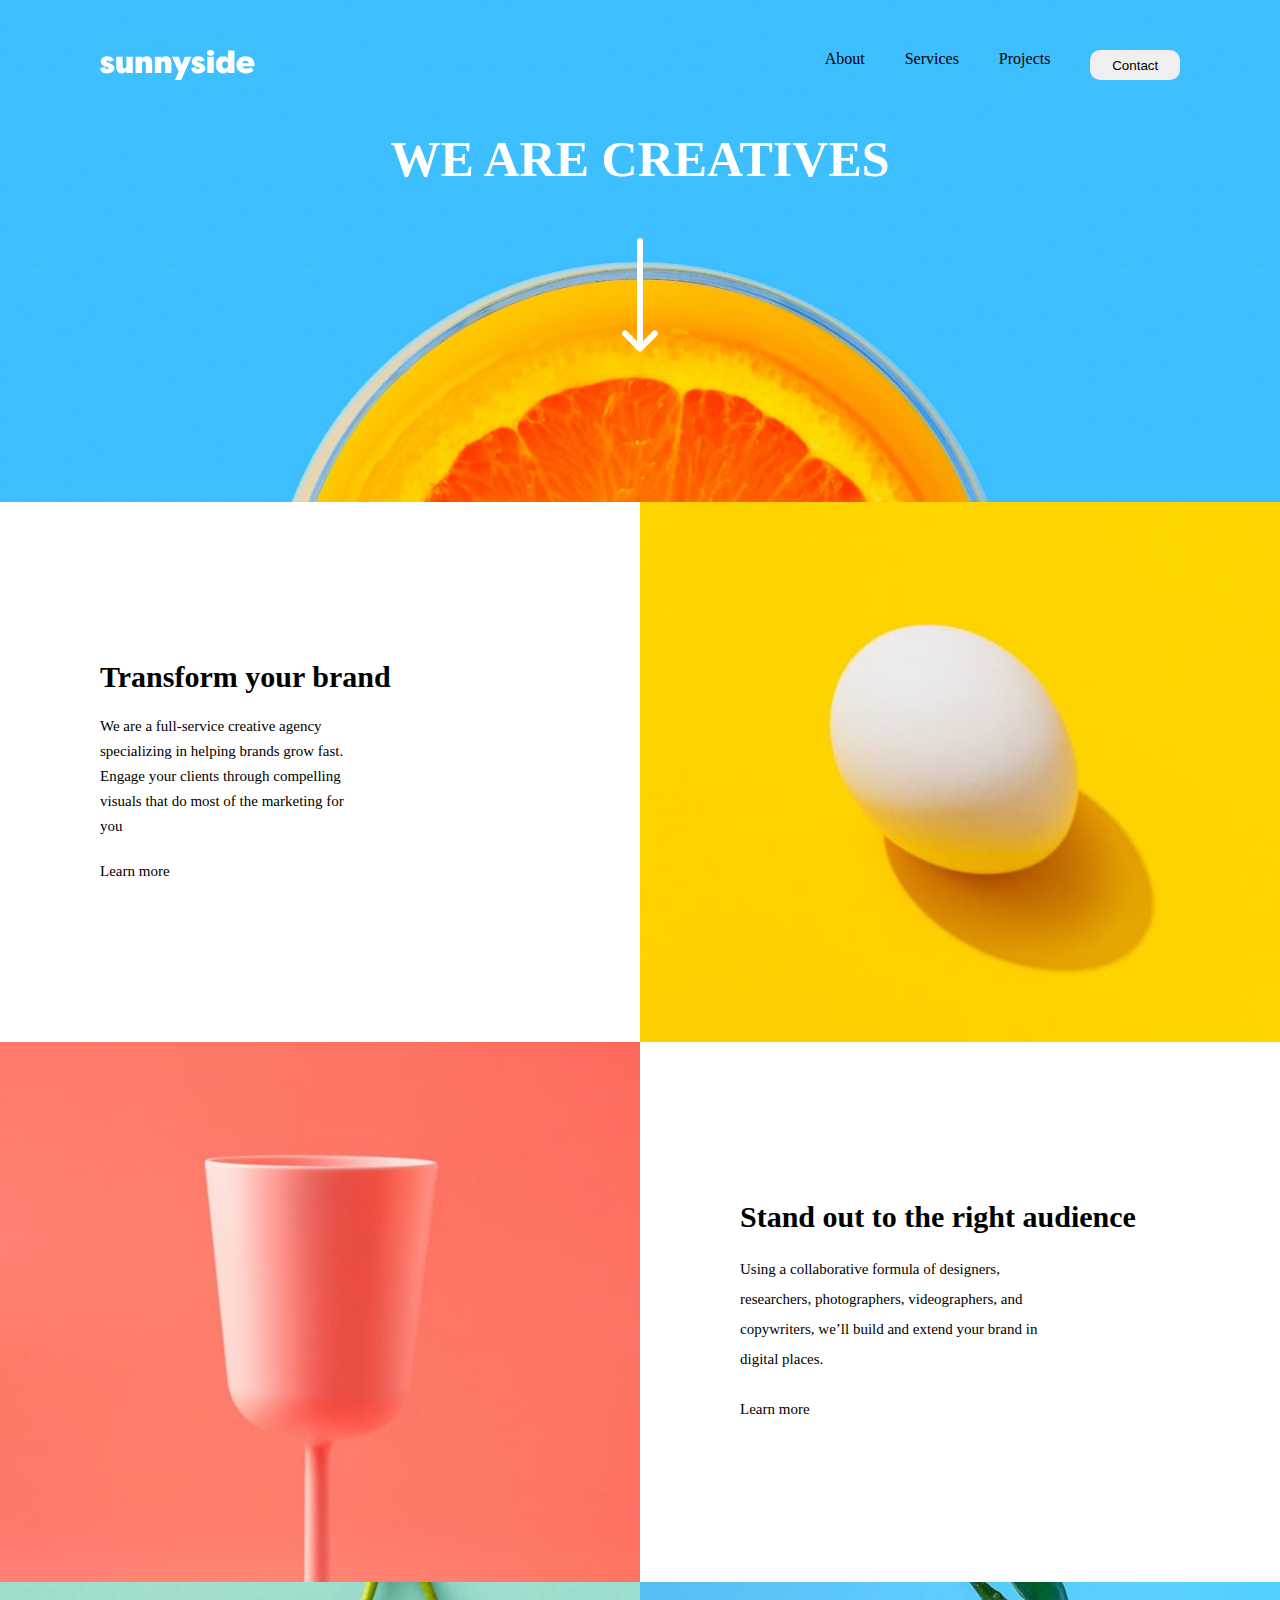
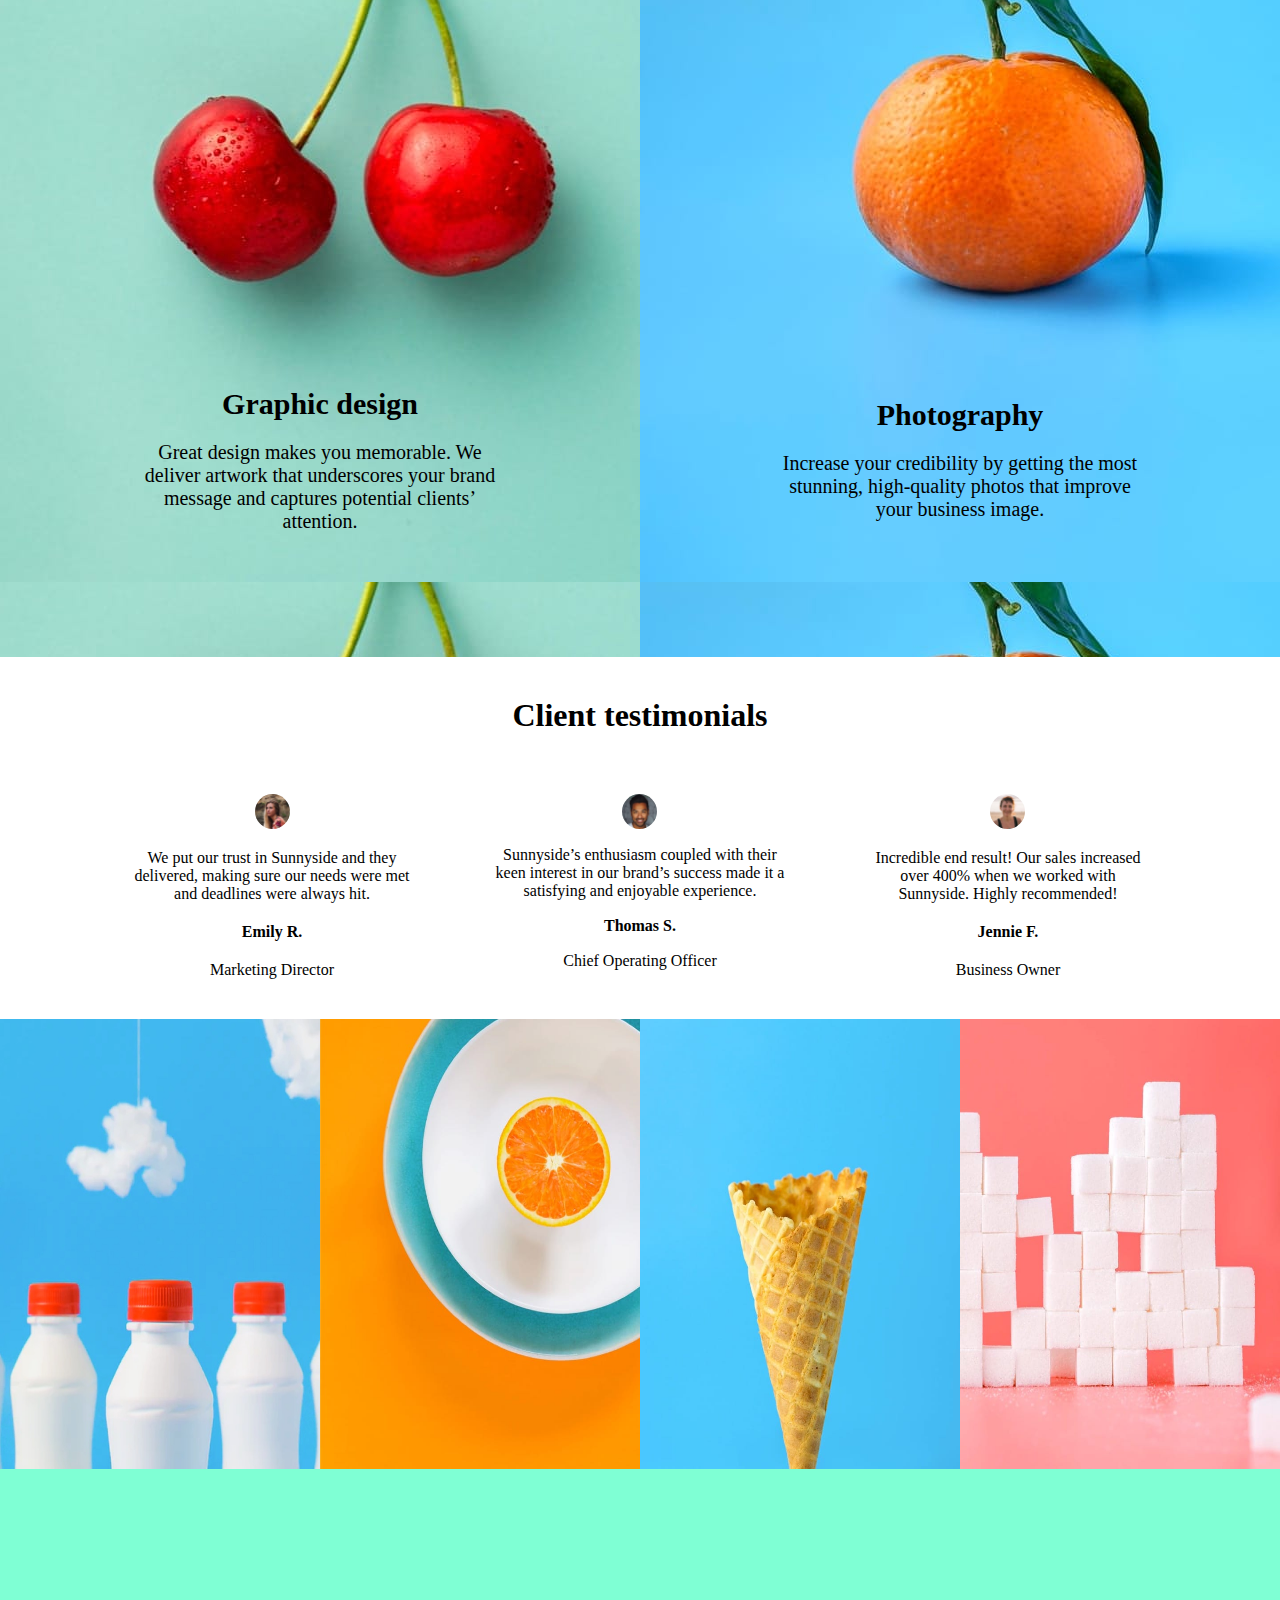
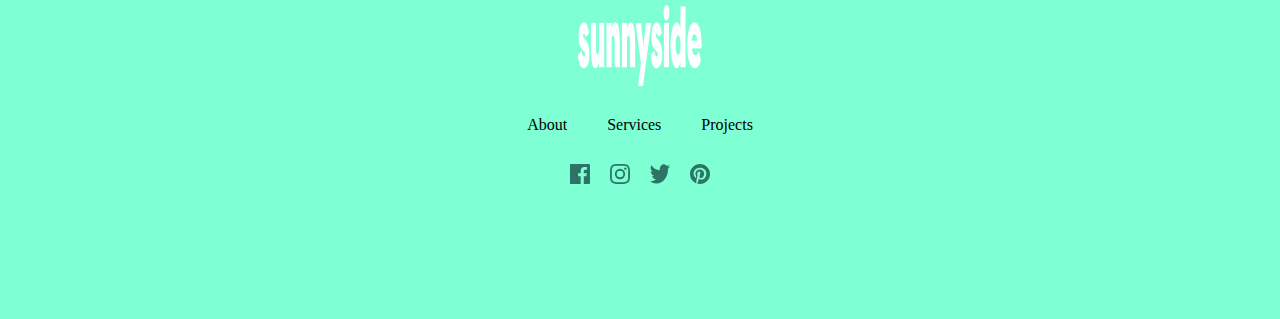
<file: index.html>
<!DOCTYPE html>
<html lang="en">
<head>
  <meta charset="UTF-8">
  <meta name="viewport" content="width=device-width, initial-scale=1.0">
  <link rel="stylesheet" href="style.css">
  <title>Sunnyside-agency-landing-page</title>
</head>
<body>
    <header class="sunny">
      <nav class="navbar">
        <img  src="images/logo.svg" alt="">
        <ul class="list">
          <li>About</li>
          <li>Services</li>
          <li>Projects</li>
          <button class="bnt1"> Contact</button>
        </ul>
        <img src="images/icon-hamburger.svg" alt="" class="hamburger">
      </nav>
      <div class="arrow">
        <h1> We are creatives</h1>
        <img src="images/icon-arrow-down.svg" alt="">
      </div>
    </header>
    <section class="brand">
      <div class="full">
        <h3>Transform your brand</h3>
       <p> We are a full-service creative agency specializing in helping brands grow fast. 
           Engage your clients through compelling visuals that do most of the marketing for you</p>
           <p>Learn more</p>
      </div>
           <div class="images"></div>
    </section>
    <section class="standout">
    <div class="images2"></div>
      <div class="audience">
        <h2> Stand out to the right audience</h2>
        <p>Using a collaborative formula of designers, researchers, photographers, videographers, and copywriters, we’ll build and extend your brand in digital places. 
        </p>
        <p>Learn more</p>
      </div>
      </section>
      <section class="all1">
        <div class="Graphic">
          <div class="grcontent">
            <h3> Graphic design</h3>
          <p>Great design makes you memorable. We deliver artwork that underscores your brand message and captures potential clients’ attention.</p>
          </div>
        </div>
        <div class="arthwork">
          <div class="Photography">
            <h3>Photography</h3>
          <p>Increase your credibility by getting the most stunning, high-quality photos that improve your business image.</p>
          </div>
        </div>
      </section>
      <section class="marketing">
        <h1>Client testimonials</h1>
        <div class="Director">
          <div class="Emily">
            <img src="images/image-emily.jpg" alt="">
            <p>We put our trust in Sunnyside and they delivered, making sure our needs were met and deadlines were always hit.</p>
            <p class="E">Emily R.</p>
            <p>Marketing Director</p>
          </div>
          <div class="Thomas">
            <img src="images/image-thomas.jpg" alt="">
            <p>Sunnyside’s enthusiasm coupled with their keen interest in our brand’s success made it a satisfying and enjoyable experience.</p>
            <p class="T">Thomas S.</p>
            <p>Chief Operating Officer</p>
          </div>
          <div class="Jennie">
            <img src="images/image-jennie.jpg" alt="">
            <p> Incredible end result! Our sales increased over 400% when we worked with Sunnyside. Highly recommended!</p>
            <p class="J">Jennie F.</p>
            <p>Business Owner</p>
          </div>
        </div>
      </section>
      <section>
        <div class="content">
          <img src="images/desktop/image-gallery-milkbottles.jpg" alt="">
          <img src="images/desktop/image-gallery-orange.jpg" alt="">
          <img src="images/desktop/image-gallery-cone.jpg" alt="">
          <img src="images/desktop/image-gallery-sugarcubes.jpg" alt="">
        </div>
      </section>
      <footer class="logo">
        <div class="logo1">
          <img src="images/logo.svg" alt="">
        </div>
        <ul class="list">
          <li>About</li>
          <li>Services</li>
          <li>Projects</li>
        </ul>
        <div class="pin">
          <img src="images/icon-facebook.svg" alt="">
          <img src="images/icon-instagram.svg" alt="">
          <img src="images/icon-twitter.svg" alt="">
          <img src="images/icon-pinterest.svg" alt="">
        </div>
      </footer>
</body>
</html>
</file>
<file: style.css>
*{
    margin: 0;
    padding:0;
    box-sizing: border-box;
}
.sunny{
    background: url(images/desktop/image-header.jpg);
    background-position: center;
    background-size: cover;
    background-repeat: no-repeat;
    display: flex;
    flex-direction: column;
    padding-bottom: 150px;
}
.navbar{
    display: flex;
    justify-content: space-between;
    padding: 50px 100px;
    
}
.navbar img{
    height: 30px;
}
.list{
    display: flex;
    gap: 40px;
    list-style: none;
}
.hamburger{
    display: none;
}
.bnt1{
    padding: 5px;
    width: 7vw;
    border-radius: 10px;
    border: none;
}
.arrow{
    display: flex;
    flex-direction: column;
    align-items: center;
    gap: 50px;
}
.arrow h1{
    text-transform: uppercase;
    font-size: 50px;
    font-weight: bold;
    color: white;
}
.brand{
    display: flex;
    align-items: center;
    justify-content: space-between;
}
.full{
    display:flex;
    flex-direction: column;
    gap: 20px;
    width: 50%;
    padding: 0px 100px;
    justify-content: center;
    
}
.full h3{
    font-size: 30px;
}
.full p{
    width: 20vw;
    font-size: 15px;
    line-height: 25px;
}
.images{
     background-image: url(images/desktop/image-transform.jpg);
     background-repeat: no-repeat;
     background-size: cover;
     background-position: center;
     height: 60vh;
     width: 50%;
}
.standout{
    display: flex;
    align-items: center;
    justify-content: space-between;  
}
.audience{
    display:flex;
    flex-direction: column;
    gap: 20px;
    width: 50%;
    padding: 0px 100px;
    justify-content: center;
}
.images2{
    background-image:url(images/desktop/image-stand-out.jpg);
    background-repeat: repeat;
    background-size: cover;
    background-position: center;
    height: 60vh;
    width: 50%;
}
.standout h2{
    font-size: 30px;
}
.standout p{
    width: 25vw;
    font-size: 15px;
    line-height: 30px;
}
.all1{
    background-repeat: no-repeat;
    background-size: cover;
    display: flex;
}
.Graphic{
    background: url(images/desktop/image-graphic-design.jpg);
    height: 75vh;
    width: 50%;
    display: flex;
    flex-direction: column;
    align-items: center;
    justify-content: center;
}
.grcontent{
    display: flex;
    flex-direction: column;
    align-items: center;
    text-align: center;
    gap: 20px;
    position: relative;
    top: 140px;

}
.Graphic h3{
    display: flex;
    font-size: 30px;
}
.Graphic p{
    display: flex;
    width: 29vw;
    font-size: 20px;
    gap: 20px;

}
.arthwork{
    background-image: url(images/desktop/image-photography.jpg);
    height: 75vh;
    width: 50%;
    display: flex;
    align-items: center;
    justify-content: center;
}
.arthwork h3{
    display: flex;
    font-size: 30px;
}
.arthwork p{
         display: flex;
         width: 29vw;
         font-size: 20px;
         gap: 20px;
         
}
.Photography{
    display: flex;
    flex-direction: column;
    align-items: center;
    text-align: center;
    gap: 20px;
    position: relative;
    top: 140px;
}
.marketing{
    display: flex;
    flex-direction: column;
    align-items: center;
    gap: 60px;
    padding: 40px;
}
.Director{
    display: flex;
    gap: 80px;
    text-align: center;
}
.Emily{
    display: flex;
    flex-direction: column;
    align-items: center;
    width: 22vw;
    gap: 20px;
}
.Emily img{
    border-radius: 80px;
    height: 35px;
}.E{
    font-weight: bolder;
}
.Thomas{
    display: flex;
    flex-direction: column;
    align-items: center;
    width: 23vw;
    gap: 17px;
}
.Thomas img{
    border-radius: 90px;
    height: 35px;
}
.T{
    font-weight: bolder
}
.Jennie{
    display: flex;
    flex-direction: column;
    align-items: center;
    width: 22vw;
    gap: 20px;

}
.Jennie img{
    border-radius: 80px;
    height: 35px;
}
.J{
    font-weight: bolder;
}
.content{
    width: 100%;
    display: flex;
}
.content img{
    width: 25vw;
    height: 50vh;
}
.logo{
    background-color: aquamarine;
    display: flex;
    flex-direction: column;
    justify-content: center;
    align-self: center;
    height: 50vh;
    gap: 30px;   
}
.logo1{
    height:9vh;
    display: flex;
    justify-content: center;
    
}
.list{
    display: flex;
    justify-content: center;
}
.pin{
    display: flex;
    justify-content: center;
    gap: 20px;
}
@media screen and (max-width:950px) {
    .sunny{
        width: 100%;
        justify-content: space-between;
    }
    .navbar{
        padding: 30px;
    }
    .arrow h1{
        width: 45vw;
        font-size: 30px;
    }
    .hamburger{
        display: flex;
    }
    .list{
        display: none;
    }
    .brand{
        flex-direction: column-reverse;
    }
    .full{
        width: 100%;
    }
    
    .full p{
        width: 59vw;
        align-items: center;
    }
    .images{
        width: 100%;
        height: 40vh;
    }
    .standout{
        flex-direction: column;

    }
    .standout p{
        width: 50vw;
        align-items: center;
    }
    .audience{
        width: 100%;
    }
    .images2{
        width: 100%;
        height: 40vh;
    }
    .audience h2{
        width: 30vh;

    }
    .audience p{
        width: 35vh;
        display: flex;
        justify-content: center;
        align-items: center;
        text-align: center;
    }
    .all1{
        flex-direction:  column;
    }
    .Graphic{
        width: 100%;
        background-size: contain;
        background-repeat: no-repeat;
        height: 43vh;
    }
    .grcontent{
        height: 0vh;
        top: 0px;
    }
    .grcontent p{
        width: 100vw;
    }
    .arthwork{
        width: 100%;
        background-size: contain;
        background-repeat: no-repeat;
    }
    .Photography{
        width: 30vh;
        display: flex;
        flex-direction: column;
        top: 0px;
        height: 25vh;
    }
    .Photography p{
        width: 85vw;
    }
    .Director{
        display: flex;
        align-items: center;
        flex-direction: column;

    }
    .Emily{
        width: 80%;
    }
    .Thomas{
        width: 80%;
    }
    .Jennie{
        width: 82%;
    }
    .content{
        flex-direction: column;
        
    }
    .content img{
        width: 100%;
        height: 45vh;
    }

}
</file>
